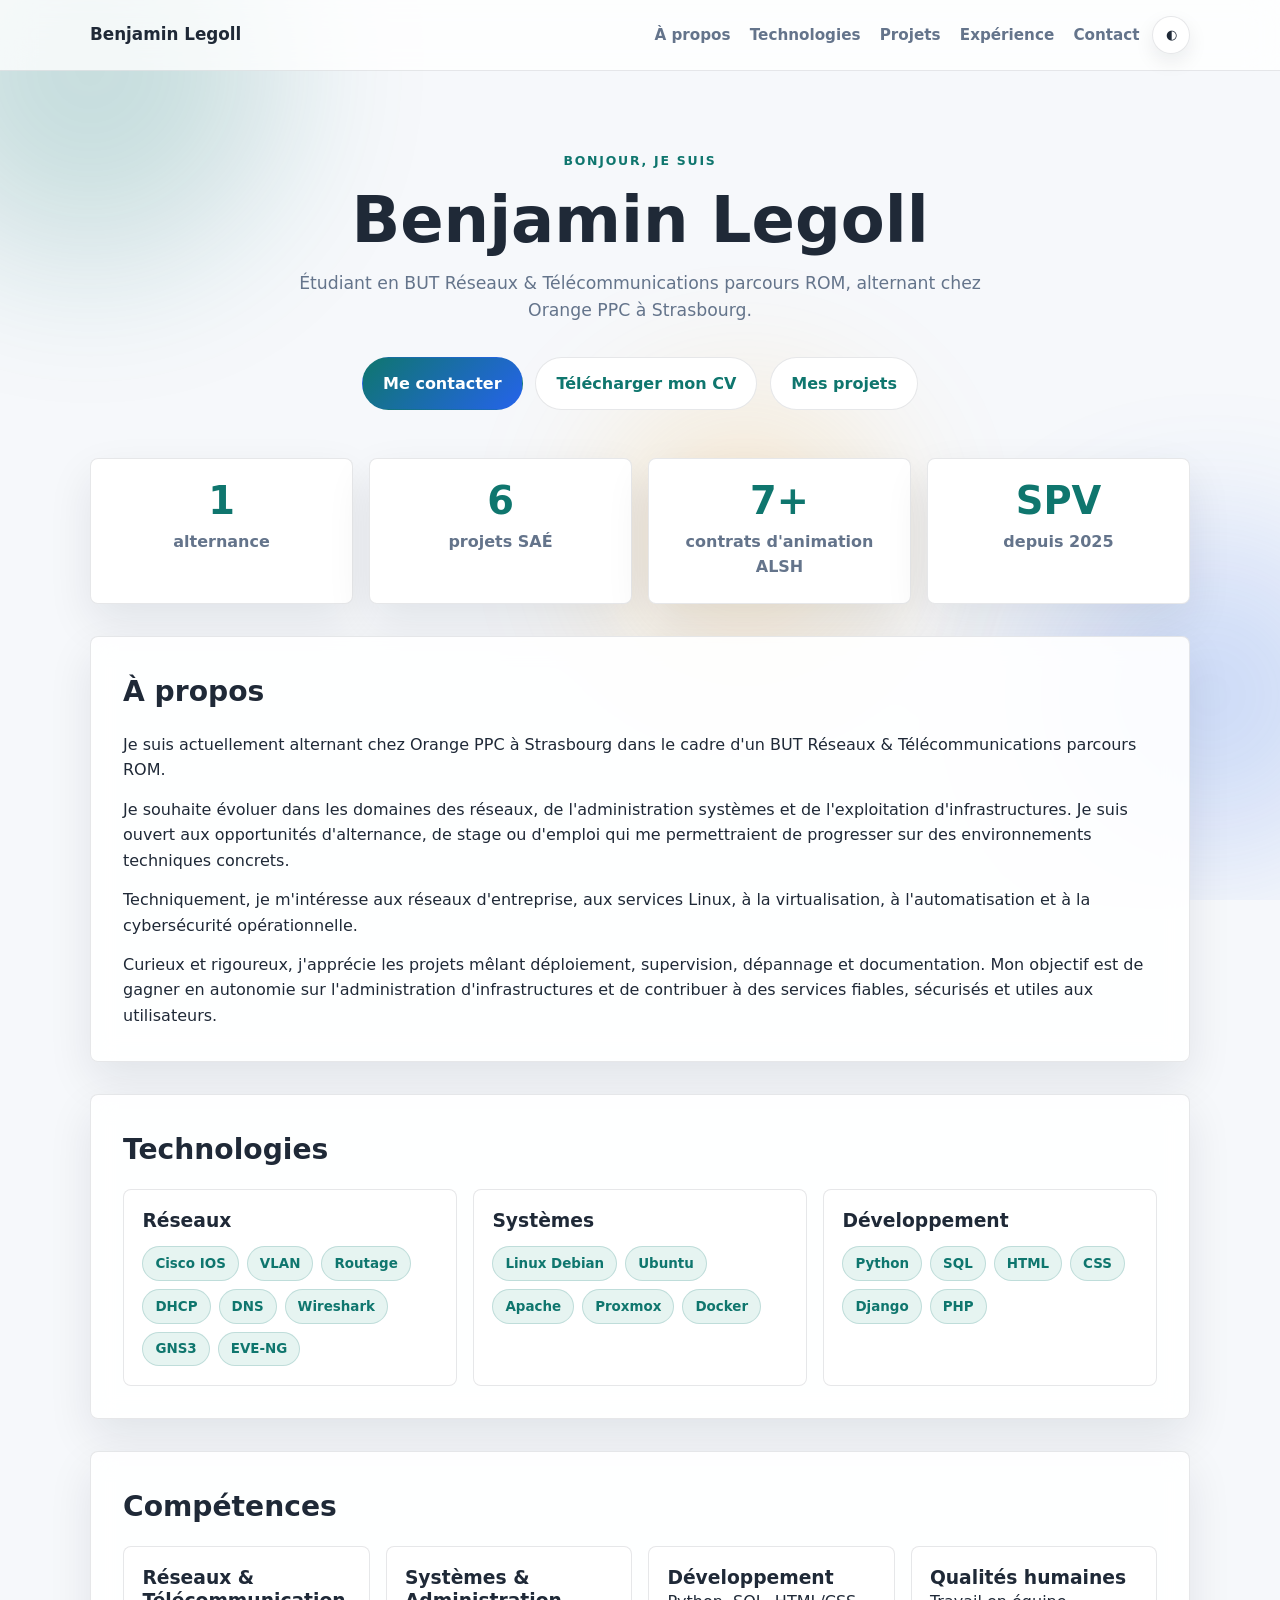
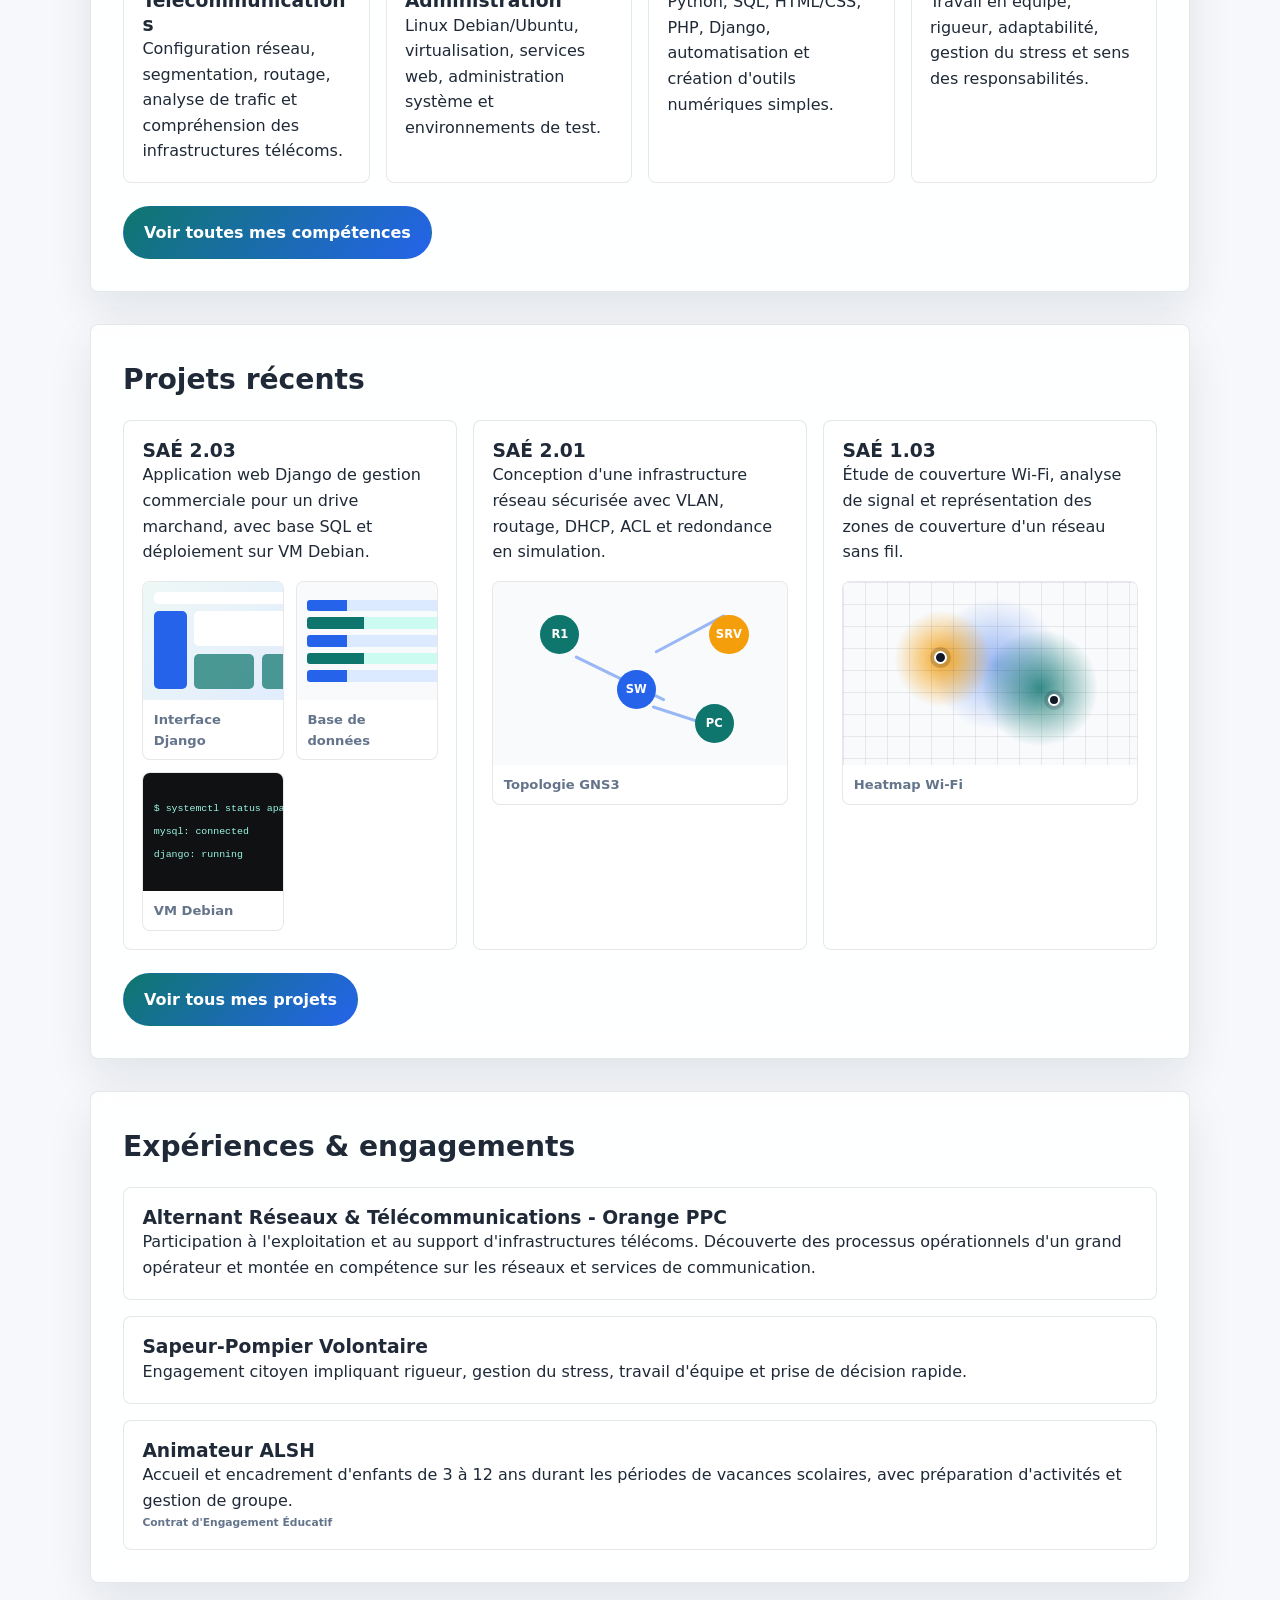
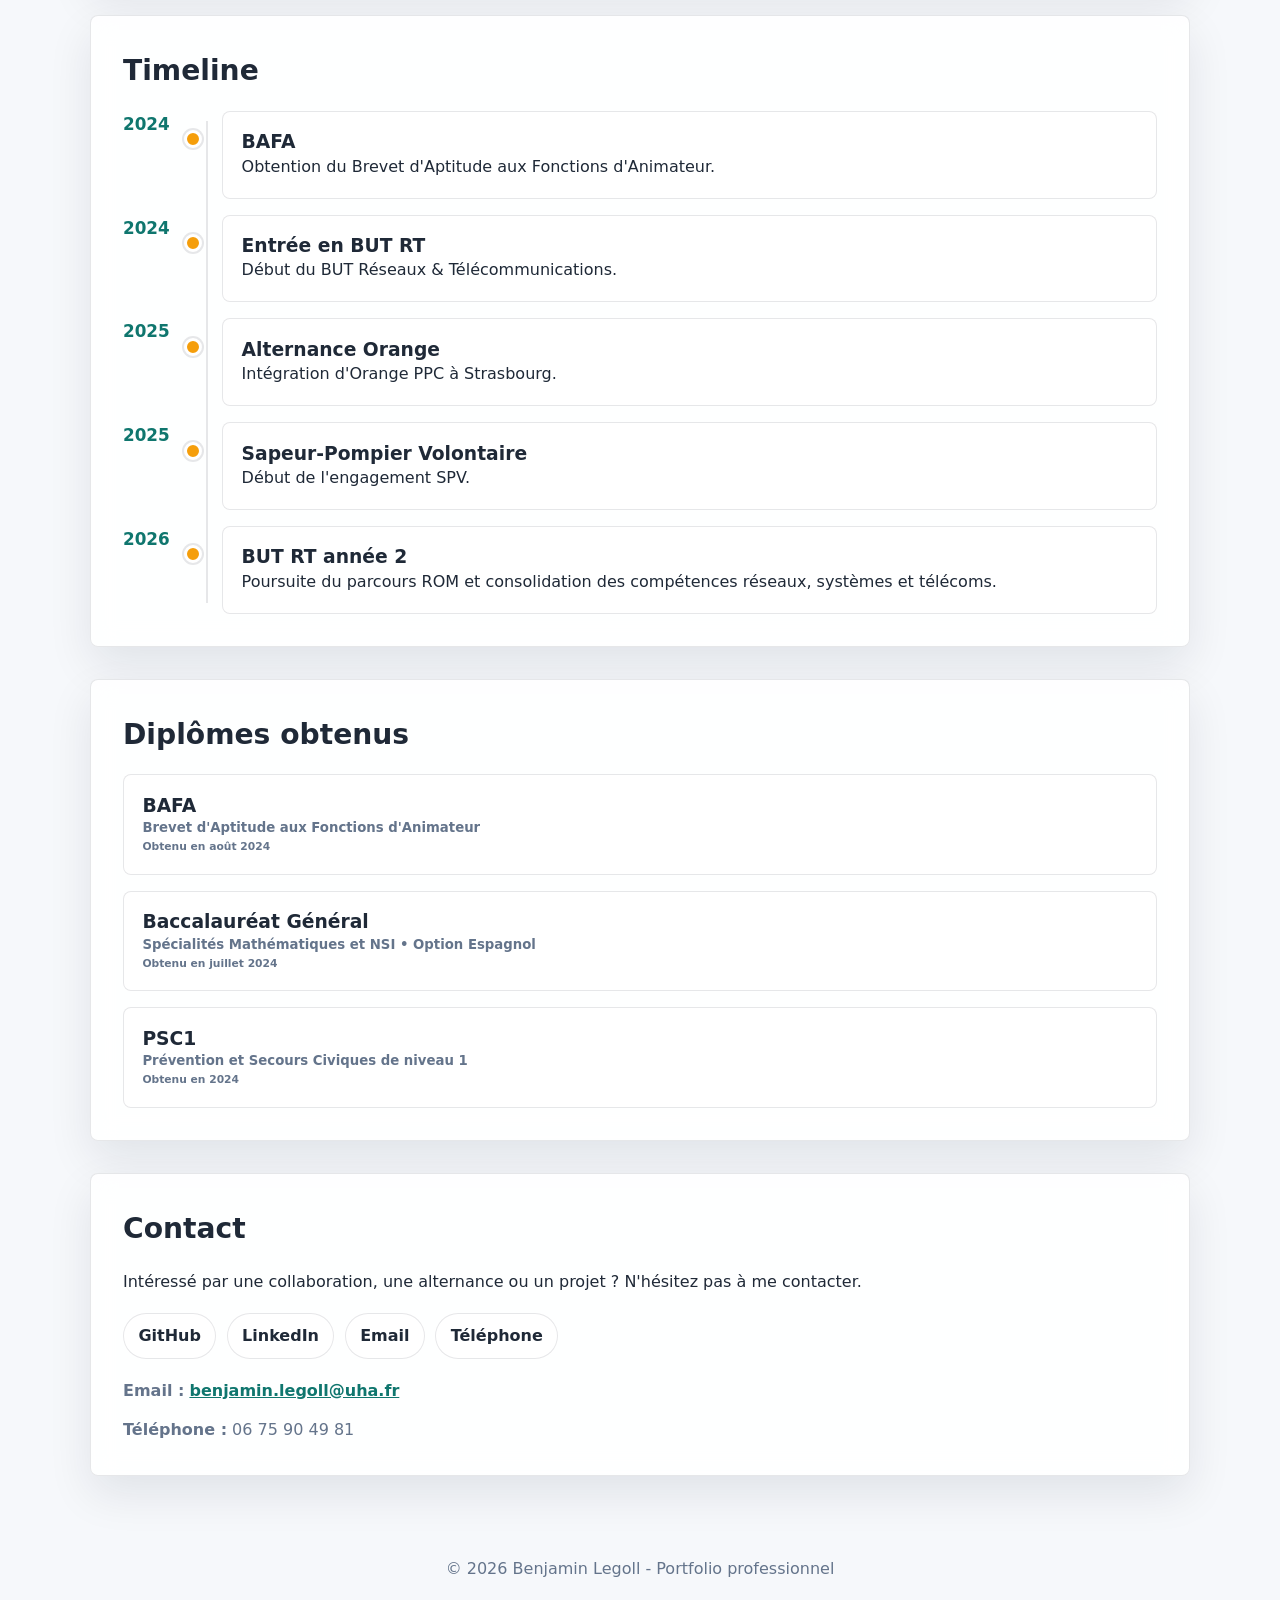
<file: index.html>
<!DOCTYPE html>
<html lang="fr">
<head>
  <meta charset="UTF-8">
  <meta name="viewport" content="width=device-width, initial-scale=1.0">
  <title>Benjamin Legoll | Portfolio</title>
  <script>
    (() => {
      const savedTheme = localStorage.getItem("theme");
      if (savedTheme === "dark" || (!savedTheme && window.matchMedia("(prefers-color-scheme: dark)").matches)) {
        document.documentElement.dataset.theme = "dark";
      }
    })();
  </script>
  <link rel="stylesheet" href="styles.css">
  <script src="theme.js" defer></script>
</head>
<body>

  <div class="background-shapes">
    <span></span>
    <span></span>
    <span></span>
  </div>

  <nav class="navbar">
    <div class="container nav-container">
      <a href="index.html" class="logo">Benjamin Legoll</a>

      <div class="nav-actions">
        <div class="nav-links">
          <a href="#a-propos">À propos</a>
          <a href="#technologies">Technologies</a>
          <a href="#projets">Projets</a>
          <a href="#experience">Expérience</a>
          <a href="#contact">Contact</a>
        </div>

        <button class="theme-toggle" type="button" data-theme-toggle aria-label="Basculer le mode sombre" title="Mode sombre">
          <span aria-hidden="true">◐</span>
        </button>
      </div>
    </div>
  </nav>

  <header class="hero">
    <div class="container">

      <p class="eyebrow">Bonjour, je suis</p>

      <h1>Benjamin Legoll</h1>

      <p class="subtitle">
        Étudiant en BUT Réseaux & Télécommunications parcours ROM, alternant chez Orange PPC à Strasbourg.
      </p>

      <div class="hero-buttons">
        <a class="btn" href="#contact">Me contacter</a>
        <a class="btn btn-secondary" href="CV_Benjamin_Legoll.pdf" target="_blank" rel="noopener noreferrer">Télécharger mon CV</a>
        <a class="btn btn-secondary" href="projects.html">Mes projets</a>
      </div>

    </div>
  </header>

  <section class="stats container" aria-label="Chiffres clés">
    <div class="stat">
      <h3>1</h3>
      <p>alternance</p>
    </div>

    <div class="stat">
      <h3>6</h3>
      <p>projets SAÉ</p>
    </div>

    <div class="stat">
      <h3>7+</h3>
      <p>contrats d'animation ALSH</p>
    </div>

    <div class="stat">
      <h3>SPV</h3>
      <p>depuis 2025</p>
    </div>
  </section>

  <main class="container">

    <section id="a-propos" class="card">
      <h2>À propos</h2>

      <p>
        Je suis actuellement alternant chez Orange PPC à Strasbourg dans le cadre d'un BUT Réseaux & Télécommunications parcours ROM.
      </p>

      <p>
        Je souhaite évoluer dans les domaines des réseaux, de l'administration systèmes et de l'exploitation d'infrastructures. Je suis ouvert aux opportunités d'alternance, de stage ou d'emploi qui me permettraient de progresser sur des environnements techniques concrets.
      </p>

      <p>
        Techniquement, je m'intéresse aux réseaux d'entreprise, aux services Linux, à la virtualisation, à l'automatisation et à la cybersécurité opérationnelle.
      </p>

      <p>
        Curieux et rigoureux, j'apprécie les projets mêlant déploiement, supervision, dépannage et documentation. Mon objectif est de gagner en autonomie sur l'administration d'infrastructures et de contribuer à des services fiables, sécurisés et utiles aux utilisateurs.
      </p>
    </section>

    <section id="technologies" class="card">
      <h2>Technologies</h2>

      <div class="tech-groups">
        <article>
          <h3>Réseaux</h3>
          <div class="badges">
            <span class="badge">Cisco IOS</span>
            <span class="badge">VLAN</span>
            <span class="badge">Routage</span>
            <span class="badge">DHCP</span>
            <span class="badge">DNS</span>
            <span class="badge">Wireshark</span>
            <span class="badge">GNS3</span>
            <span class="badge">EVE-NG</span>
          </div>
        </article>

        <article>
          <h3>Systèmes</h3>
          <div class="badges">
            <span class="badge">Linux Debian</span>
            <span class="badge">Ubuntu</span>
            <span class="badge">Apache</span>
            <span class="badge">Proxmox</span>
            <span class="badge">Docker</span>
          </div>
        </article>

        <article>
          <h3>Développement</h3>
          <div class="badges">
            <span class="badge">Python</span>
            <span class="badge">SQL</span>
            <span class="badge">HTML</span>
            <span class="badge">CSS</span>
            <span class="badge">Django</span>
            <span class="badge">PHP</span>
          </div>
        </article>
      </div>
    </section>

    <section id="competences" class="card">
      <h2>Compétences</h2>

      <div class="skills-overview">

        <article>
          <h3>Réseaux & Télécommunications</h3>
          <p>Configuration réseau, segmentation, routage, analyse de trafic et compréhension des infrastructures télécoms.</p>
        </article>

        <article>
          <h3>Systèmes & Administration</h3>
          <p>Linux Debian/Ubuntu, virtualisation, services web, administration système et environnements de test.</p>
        </article>

        <article>
          <h3>Développement</h3>
          <p>Python, SQL, HTML/CSS, PHP, Django, automatisation et création d'outils numériques simples.</p>
        </article>

        <article>
          <h3>Qualités humaines</h3>
          <p>Travail en équipe, rigueur, adaptabilité, gestion du stress et sens des responsabilités.</p>
        </article>

      </div>

      <a class="btn section-btn" href="skills.html">
        Voir toutes mes compétences
      </a>
    </section>

    <section id="projets" class="card">
      <h2>Projets récents</h2>

      <div class="projects-overview">

        <article>
          <h3>SAÉ 2.03</h3>
          <p>Application web Django de gestion commerciale pour un drive marchand, avec base SQL et déploiement sur VM Debian.</p>

          <div class="project-captures">
            <figure class="project-shot">
              <div class="shot-frame shot-dashboard" aria-hidden="true">
                <span class="shot-topbar"></span>
                <span class="shot-sidebar"></span>
                <span class="shot-card-wide"></span>
                <span class="shot-card-small"></span>
                <span class="shot-card-small"></span>
              </div>
              <figcaption>Interface Django</figcaption>
            </figure>

            <figure class="project-shot">
              <div class="shot-frame shot-table" aria-hidden="true">
                <span></span>
                <span></span>
                <span></span>
                <span></span>
                <span></span>
              </div>
              <figcaption>Base de données</figcaption>
            </figure>

            <figure class="project-shot">
              <div class="shot-frame shot-terminal" aria-hidden="true">
                <span>$ systemctl status apache2</span>
                <span>mysql: connected</span>
                <span>django: running</span>
              </div>
              <figcaption>VM Debian</figcaption>
            </figure>
          </div>
        </article>

        <article>
          <h3>SAÉ 2.01</h3>
          <p>Conception d'une infrastructure réseau sécurisée avec VLAN, routage, DHCP, ACL et redondance en simulation.</p>

          <div class="project-captures">
            <figure class="project-shot">
              <div class="shot-frame shot-network" aria-hidden="true">
                <span class="link link-a"></span>
                <span class="link link-b"></span>
                <span class="link link-c"></span>
                <span class="node node-a">R1</span>
                <span class="node node-b">SW</span>
                <span class="node node-c">SRV</span>
                <span class="node node-d">PC</span>
              </div>
              <figcaption>Topologie GNS3</figcaption>
            </figure>
          </div>
        </article>

        <article>
          <h3>SAÉ 1.03</h3>
          <p>Étude de couverture Wi-Fi, analyse de signal et représentation des zones de couverture d'un réseau sans fil.</p>

          <div class="project-captures">
            <figure class="project-shot">
              <div class="shot-frame shot-heatmap" aria-hidden="true">
                <span class="map-grid"></span>
                <span class="access-point access-a"></span>
                <span class="access-point access-b"></span>
              </div>
              <figcaption>Heatmap Wi-Fi</figcaption>
            </figure>
          </div>
        </article>

      </div>

      <a class="btn section-btn" href="projects.html">
        Voir tous mes projets
      </a>
    </section>

    <section id="experience" class="card">
      <h2>Expériences & engagements</h2>

      <div class="experience-list">

        <article>
          <h3>Alternant Réseaux & Télécommunications - Orange PPC</h3>
          <p>
            Participation à l'exploitation et au support d'infrastructures télécoms.
            Découverte des processus opérationnels d'un grand opérateur et montée en compétence sur les réseaux et services de communication.
          </p>
        </article>

        <article>
          <h3>Sapeur-Pompier Volontaire</h3>
          <p>
            Engagement citoyen impliquant rigueur, gestion du stress,
            travail d'équipe et prise de décision rapide.
          </p>
        </article>

        <article>
          <h3>Animateur ALSH</h3>
          <p>
            Accueil et encadrement d'enfants de 3 à 12 ans durant les périodes de vacances scolaires, avec préparation d'activités et gestion de groupe.
          </p>
          <h6>Contrat d'Engagement Éducatif</h6>
        </article>

      </div>
    </section>

    <section id="timeline" class="card">
      <h2>Timeline</h2>

      <div class="timeline">
        <article class="timeline-item">
          <span class="timeline-year">2024</span>
          <div class="timeline-content">
            <h3>BAFA</h3>
            <p>Obtention du Brevet d'Aptitude aux Fonctions d'Animateur.</p>
          </div>
        </article>

        <article class="timeline-item">
          <span class="timeline-year">2024</span>
          <div class="timeline-content">
            <h3>Entrée en BUT RT</h3>
            <p>Début du BUT Réseaux & Télécommunications.</p>
          </div>
        </article>

        <article class="timeline-item">
          <span class="timeline-year">2025</span>
          <div class="timeline-content">
            <h3>Alternance Orange</h3>
            <p>Intégration d'Orange PPC à Strasbourg.</p>
          </div>
        </article>

        <article class="timeline-item">
          <span class="timeline-year">2025</span>
          <div class="timeline-content">
            <h3>Sapeur-Pompier Volontaire</h3>
            <p>Début de l'engagement SPV.</p>
          </div>
        </article>

        <article class="timeline-item">
          <span class="timeline-year">2026</span>
          <div class="timeline-content">
            <h3>BUT RT année 2</h3>
            <p>Poursuite du parcours ROM et consolidation des compétences réseaux, systèmes et télécoms.</p>
          </div>
        </article>
      </div>
    </section>

    <section id="diplomes" class="card">
      <h2>Diplômes obtenus</h2>

      <div class="exam-list">

        <article>
          <h3>BAFA</h3>
          <h5>Brevet d'Aptitude aux Fonctions d'Animateur</h5>
          <h6>Obtenu en août 2024</h6>
        </article>

        <article>
          <h3>Baccalauréat Général</h3>
          <h5>Spécialités Mathématiques et NSI • Option Espagnol</h5>
          <h6>Obtenu en juillet 2024</h6>
        </article>

        <article>
          <h3>PSC1</h3>
          <h5>Prévention et Secours Civiques de niveau 1</h5>
          <h6>Obtenu en 2024</h6>
        </article>

      </div>
    </section>

    <section id="contact" class="card contact-card">
      <h2>Contact</h2>

      <p>
        Intéressé par une collaboration, une alternance ou un projet ?
        N'hésitez pas à me contacter.
      </p>

      <div class="contact-links">
        <a href="https://github.com/glufy100" target="_blank" rel="noopener noreferrer">GitHub</a>
        <a href="https://www.linkedin.com/in/benjamin-legoll/" target="_blank" rel="noopener noreferrer">LinkedIn</a>
        <a href="mailto:benjamin.legoll@uha.fr">Email</a>
        <a href="tel:+33675904981">Téléphone</a>
      </div>

      <p class="contact-detail">
        <strong>Email :</strong> <a href="mailto:benjamin.legoll@uha.fr">benjamin.legoll@uha.fr</a>
      </p>

      <p class="contact-detail">
        <strong>Téléphone :</strong> 06 75 90 49 81
      </p>
    </section>

  </main>

  <footer class="footer">
    <p>© 2026 Benjamin Legoll - Portfolio professionnel</p>
  </footer>

</body>
</html>
</file>
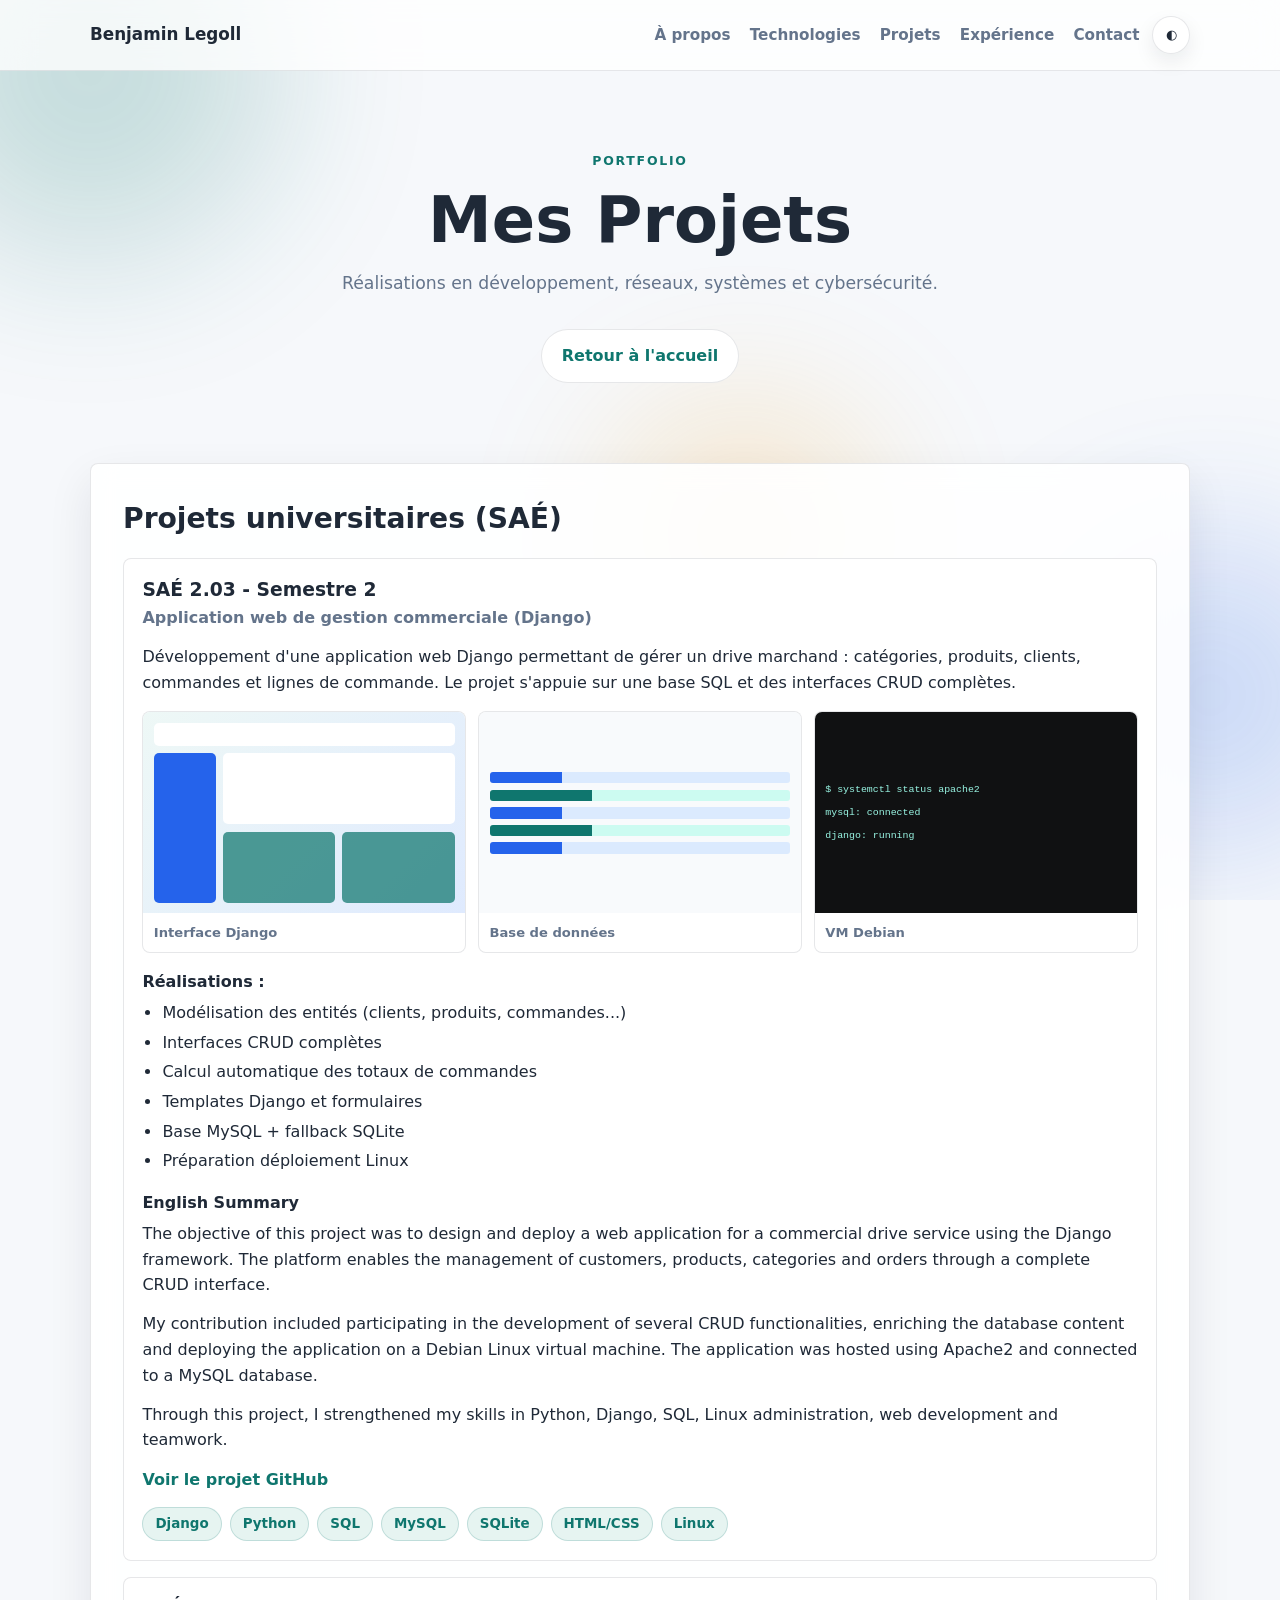
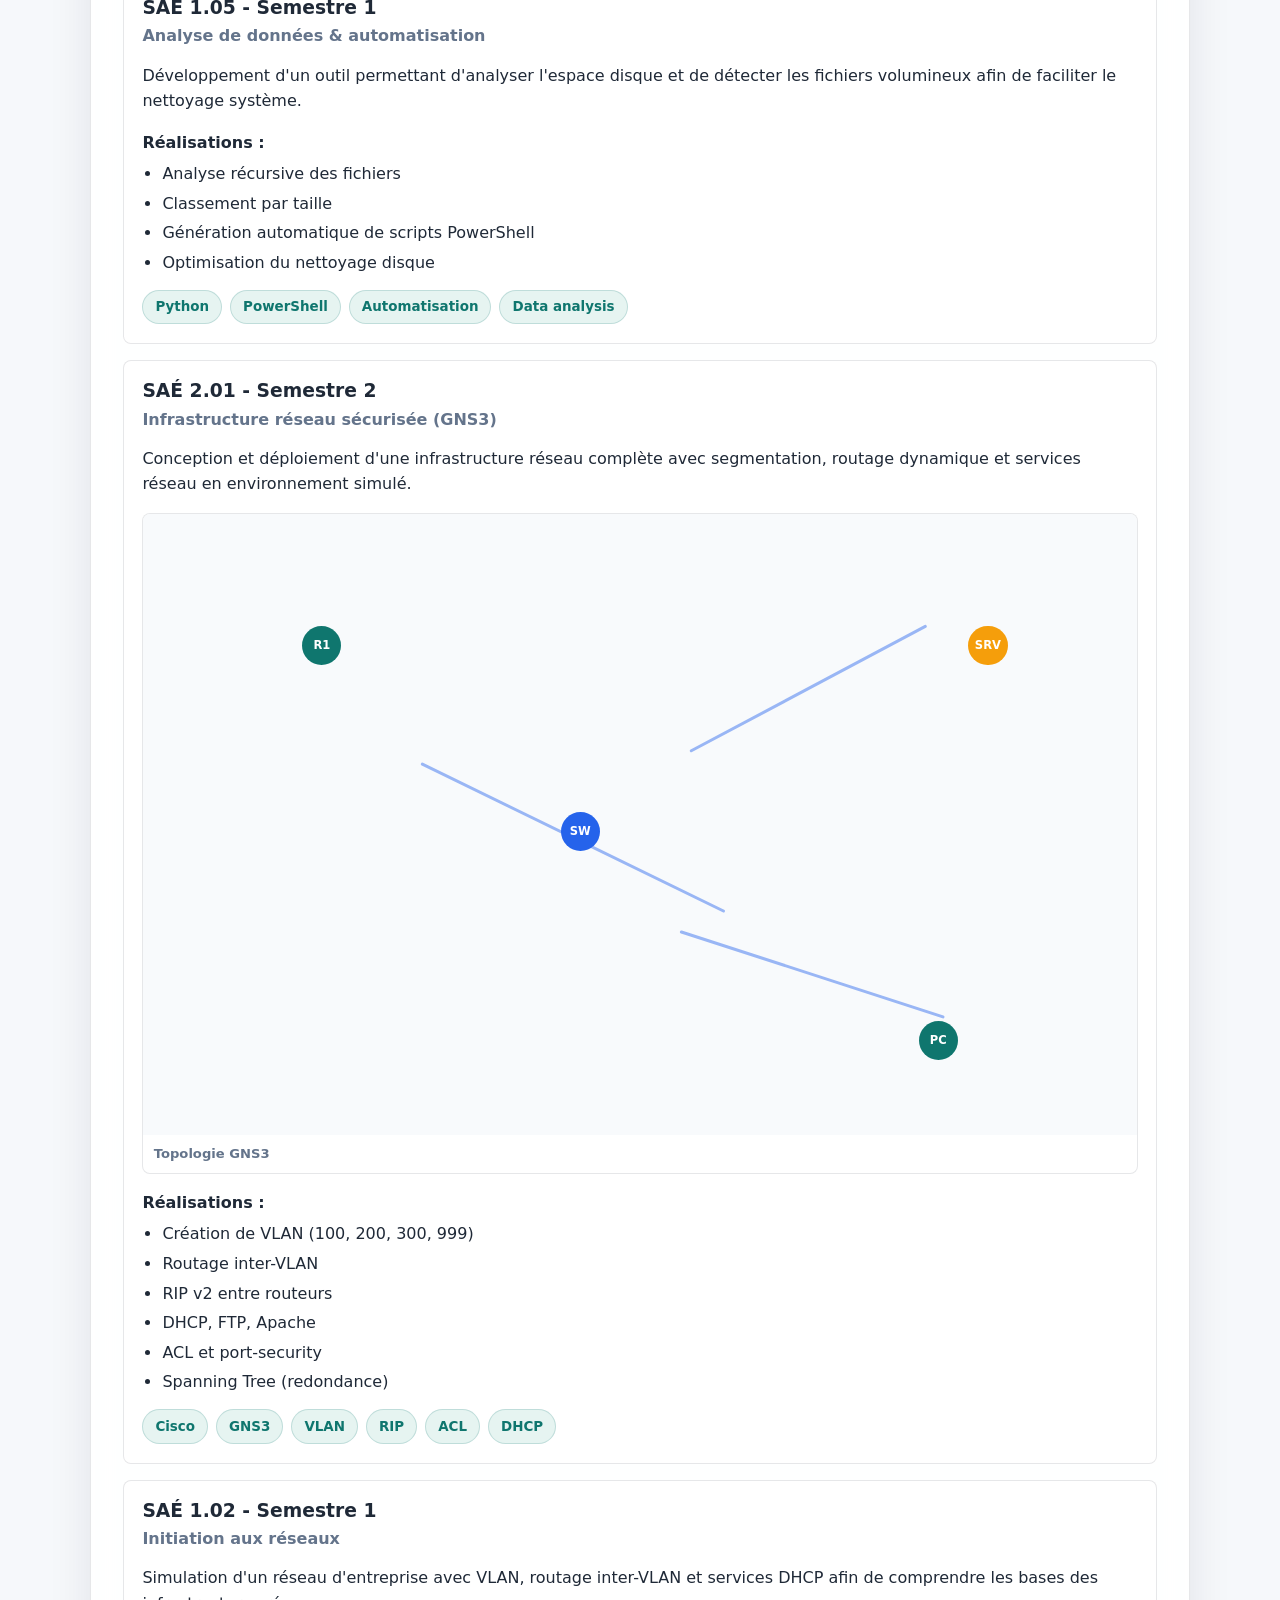
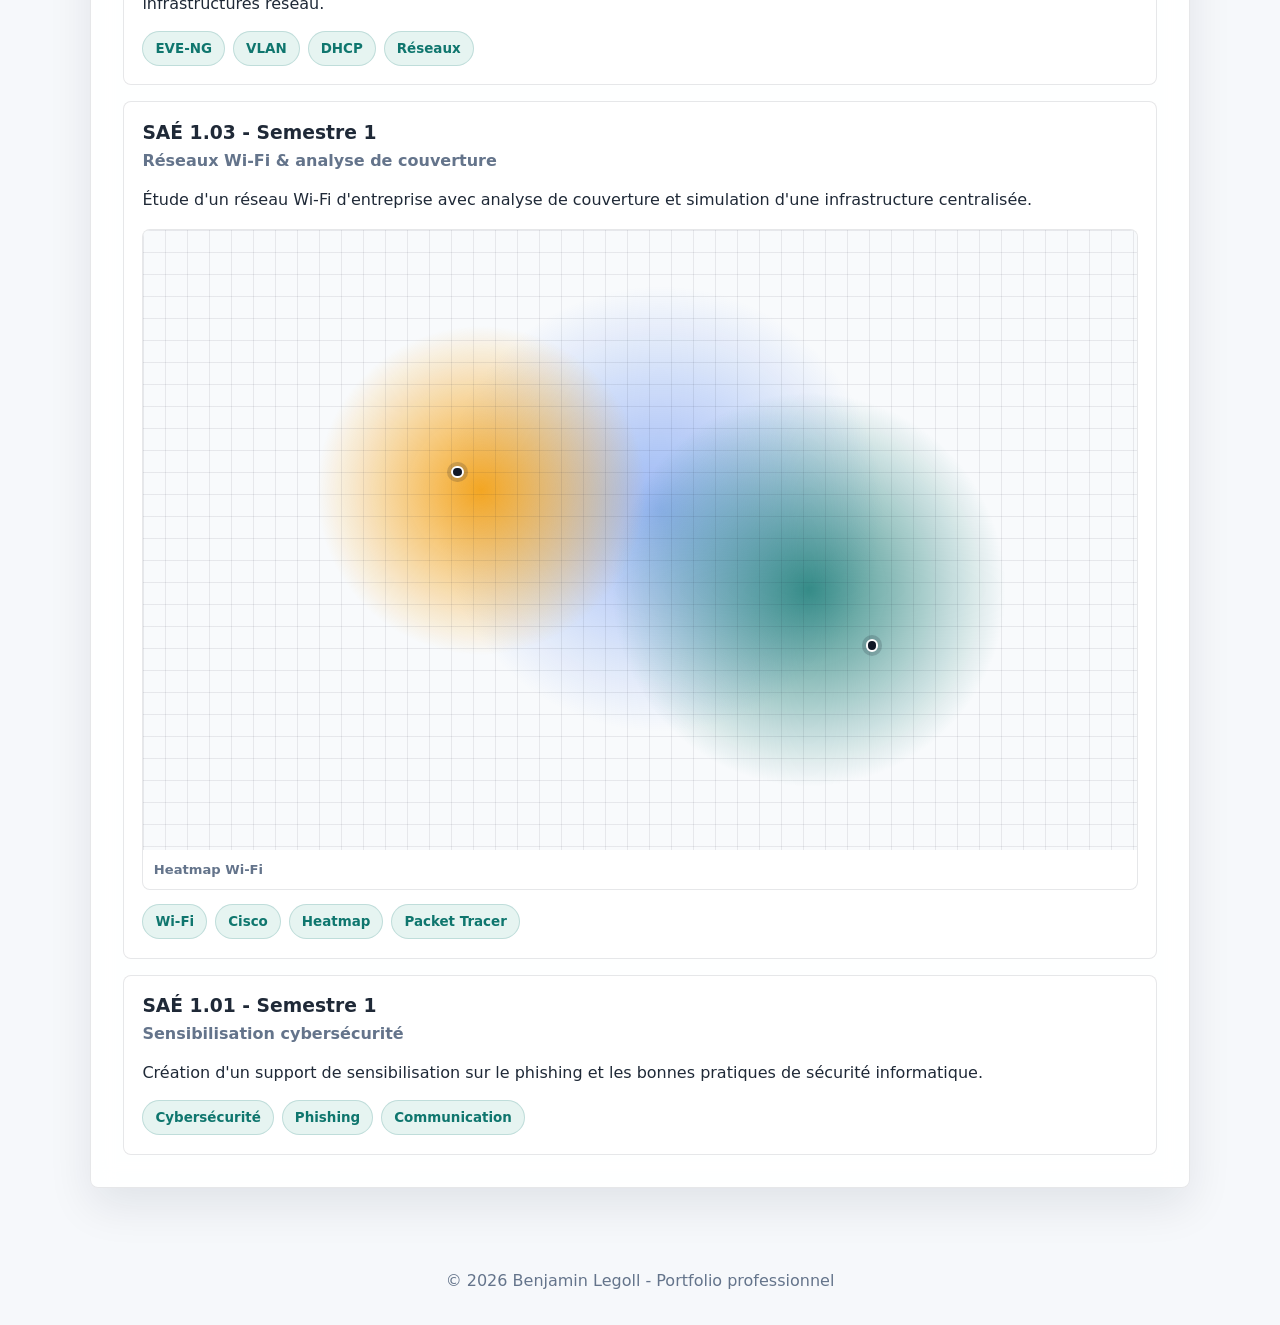
<file: projects.html>
﻿<!DOCTYPE html>
<html lang="fr">
<head>
  <meta charset="UTF-8">
  <meta name="viewport" content="width=device-width, initial-scale=1.0">
  <title>Mes Projets | Benjamin Legoll</title>
  <script>
    (() => {
      const savedTheme = localStorage.getItem("theme");
      if (savedTheme === "dark" || (!savedTheme && window.matchMedia("(prefers-color-scheme: dark)").matches)) {
        document.documentElement.dataset.theme = "dark";
      }
    })();
  </script>
  <link rel="stylesheet" href="styles.css">
  <script src="theme.js" defer></script>
</head>
<body>

  <div class="background-shapes">
    <span></span>
    <span></span>
    <span></span>
  </div>

  <nav class="navbar">
    <div class="container nav-container">
      <a href="index.html" class="logo">Benjamin Legoll</a>

      <div class="nav-actions">
        <div class="nav-links">
          <a href="index.html#a-propos">À propos</a>
          <a href="index.html#technologies">Technologies</a>
          <a href="index.html#projets">Projets</a>
          <a href="index.html#experience">Expérience</a>
          <a href="index.html#contact">Contact</a>
        </div>

        <button class="theme-toggle" type="button" data-theme-toggle aria-label="Basculer le mode sombre" title="Mode sombre">
          <span aria-hidden="true">◐</span>
        </button>
      </div>
    </div>
  </nav>

  <header class="hero">
    <div class="container">

      <p class="eyebrow">Portfolio</p>
      <h1>Mes Projets</h1>

      <p class="subtitle">
        Réalisations en développement, réseaux, systèmes et cybersécurité.
      </p>

      <div class="hero-buttons">
        <a class="btn btn-secondary" href="index.html">Retour à l'accueil</a>
      </div>

    </div>
  </header>

  <main class="container">

    <section class="card">
      <h2>Projets universitaires (SAÉ)</h2>

      <div class="project-list">

        <article class="project-card">
          <h3>SAÉ 2.03 - Semestre 2</h3>

          <p class="project-subtitle">
            Application web de gestion commerciale (Django)
          </p>

          <p>
            Développement d'une application web Django permettant de gérer un drive marchand :
            catégories, produits, clients, commandes et lignes de commande. Le projet s'appuie
            sur une base SQL et des interfaces CRUD complètes.
          </p>

          <div class="project-captures">
            <figure class="project-shot">
              <div class="shot-frame shot-dashboard" aria-hidden="true">
                <span class="shot-topbar"></span>
                <span class="shot-sidebar"></span>
                <span class="shot-card-wide"></span>
                <span class="shot-card-small"></span>
                <span class="shot-card-small"></span>
              </div>
              <figcaption>Interface Django</figcaption>
            </figure>

            <figure class="project-shot">
              <div class="shot-frame shot-table" aria-hidden="true">
                <span></span>
                <span></span>
                <span></span>
                <span></span>
                <span></span>
              </div>
              <figcaption>Base de données</figcaption>
            </figure>

            <figure class="project-shot">
              <div class="shot-frame shot-terminal" aria-hidden="true">
                <span>$ systemctl status apache2</span>
                <span>mysql: connected</span>
                <span>django: running</span>
              </div>
              <figcaption>VM Debian</figcaption>
            </figure>
          </div>

          <h4>Réalisations :</h4>
          <ul>
            <li>Modélisation des entités (clients, produits, commandes...)</li>
            <li>Interfaces CRUD complètes</li>
            <li>Calcul automatique des totaux de commandes</li>
            <li>Templates Django et formulaires</li>
            <li>Base MySQL + fallback SQLite</li>
            <li>Préparation déploiement Linux</li>
          </ul>

          <h4>English Summary</h4>

          <p>
            The objective of this project was to design and deploy a web application for a commercial drive service using the Django framework.
            The platform enables the management of customers, products, categories and orders through a complete CRUD interface.
          </p>

          <p>
            My contribution included participating in the development of several CRUD functionalities, enriching the database content and deploying the application on a Debian Linux virtual machine.
            The application was hosted using Apache2 and connected to a MySQL database.
          </p>

          <p>
            Through this project, I strengthened my skills in Python, Django, SQL, Linux administration, web development and teamwork.
          </p>

          <a class="project-link"
             href="https://github.com/glufy100/SAE203"
             target="_blank"
             rel="noopener noreferrer">
            Voir le projet GitHub
          </a>

          <div class="tags">
            <span class="tag">Django</span>
            <span class="tag">Python</span>
            <span class="tag">SQL</span>
            <span class="tag">MySQL</span>
            <span class="tag">SQLite</span>
            <span class="tag">HTML/CSS</span>
            <span class="tag">Linux</span>
          </div>
        </article>

        <article class="project-card">
          <h3>SAÉ 1.05 - Semestre 1</h3>

          <p class="project-subtitle">
            Analyse de données & automatisation
          </p>

          <p>
            Développement d'un outil permettant d'analyser l'espace disque et de détecter
            les fichiers volumineux afin de faciliter le nettoyage système.
          </p>

          <h4>Réalisations :</h4>
          <ul>
            <li>Analyse récursive des fichiers</li>
            <li>Classement par taille</li>
            <li>Génération automatique de scripts PowerShell</li>
            <li>Optimisation du nettoyage disque</li>
          </ul>

          <div class="tags">
            <span class="tag">Python</span>
            <span class="tag">PowerShell</span>
            <span class="tag">Automatisation</span>
            <span class="tag">Data analysis</span>
          </div>
        </article>

        <article class="project-card">
          <h3>SAÉ 2.01 - Semestre 2</h3>

          <p class="project-subtitle">
            Infrastructure réseau sécurisée (GNS3)
          </p>

          <p>
            Conception et déploiement d'une infrastructure réseau complète avec segmentation,
            routage dynamique et services réseau en environnement simulé.
          </p>

          <div class="project-captures">
            <figure class="project-shot">
              <div class="shot-frame shot-network" aria-hidden="true">
                <span class="link link-a"></span>
                <span class="link link-b"></span>
                <span class="link link-c"></span>
                <span class="node node-a">R1</span>
                <span class="node node-b">SW</span>
                <span class="node node-c">SRV</span>
                <span class="node node-d">PC</span>
              </div>
              <figcaption>Topologie GNS3</figcaption>
            </figure>
          </div>

          <h4>Réalisations :</h4>
          <ul>
            <li>Création de VLAN (100, 200, 300, 999)</li>
            <li>Routage inter-VLAN</li>
            <li>RIP v2 entre routeurs</li>
            <li>DHCP, FTP, Apache</li>
            <li>ACL et port-security</li>
            <li>Spanning Tree (redondance)</li>
          </ul>

          <div class="tags">
            <span class="tag">Cisco</span>
            <span class="tag">GNS3</span>
            <span class="tag">VLAN</span>
            <span class="tag">RIP</span>
            <span class="tag">ACL</span>
            <span class="tag">DHCP</span>
          </div>
        </article>

        <article class="project-card">
          <h3>SAÉ 1.02 - Semestre 1</h3>

          <p class="project-subtitle">
            Initiation aux réseaux
          </p>

          <p>
            Simulation d'un réseau d'entreprise avec VLAN, routage inter-VLAN et services DHCP
            afin de comprendre les bases des infrastructures réseau.
          </p>

          <div class="tags">
            <span class="tag">EVE-NG</span>
            <span class="tag">VLAN</span>
            <span class="tag">DHCP</span>
            <span class="tag">Réseaux</span>
          </div>
        </article>

        <article class="project-card">
          <h3>SAÉ 1.03 - Semestre 1</h3>

          <p class="project-subtitle">
            Réseaux Wi-Fi & analyse de couverture
          </p>

          <p>
            Étude d'un réseau Wi-Fi d'entreprise avec analyse de couverture et simulation
            d'une infrastructure centralisée.
          </p>

          <div class="project-captures">
            <figure class="project-shot">
              <div class="shot-frame shot-heatmap" aria-hidden="true">
                <span class="map-grid"></span>
                <span class="access-point access-a"></span>
                <span class="access-point access-b"></span>
              </div>
              <figcaption>Heatmap Wi-Fi</figcaption>
            </figure>
          </div>

          <div class="tags">
            <span class="tag">Wi-Fi</span>
            <span class="tag">Cisco</span>
            <span class="tag">Heatmap</span>
            <span class="tag">Packet Tracer</span>
          </div>
        </article>

        <article class="project-card">
          <h3>SAÉ 1.01 - Semestre 1</h3>

          <p class="project-subtitle">
            Sensibilisation cybersécurité
          </p>

          <p>
            Création d'un support de sensibilisation sur le phishing et les bonnes pratiques
            de sécurité informatique.
          </p>

          <div class="tags">
            <span class="tag">Cybersécurité</span>
            <span class="tag">Phishing</span>
            <span class="tag">Communication</span>
          </div>
        </article>

      </div>
    </section>

  </main>

  <footer class="footer">
    <p>© 2026 Benjamin Legoll - Portfolio professionnel</p>
  </footer>

</body>
</html>
</file>
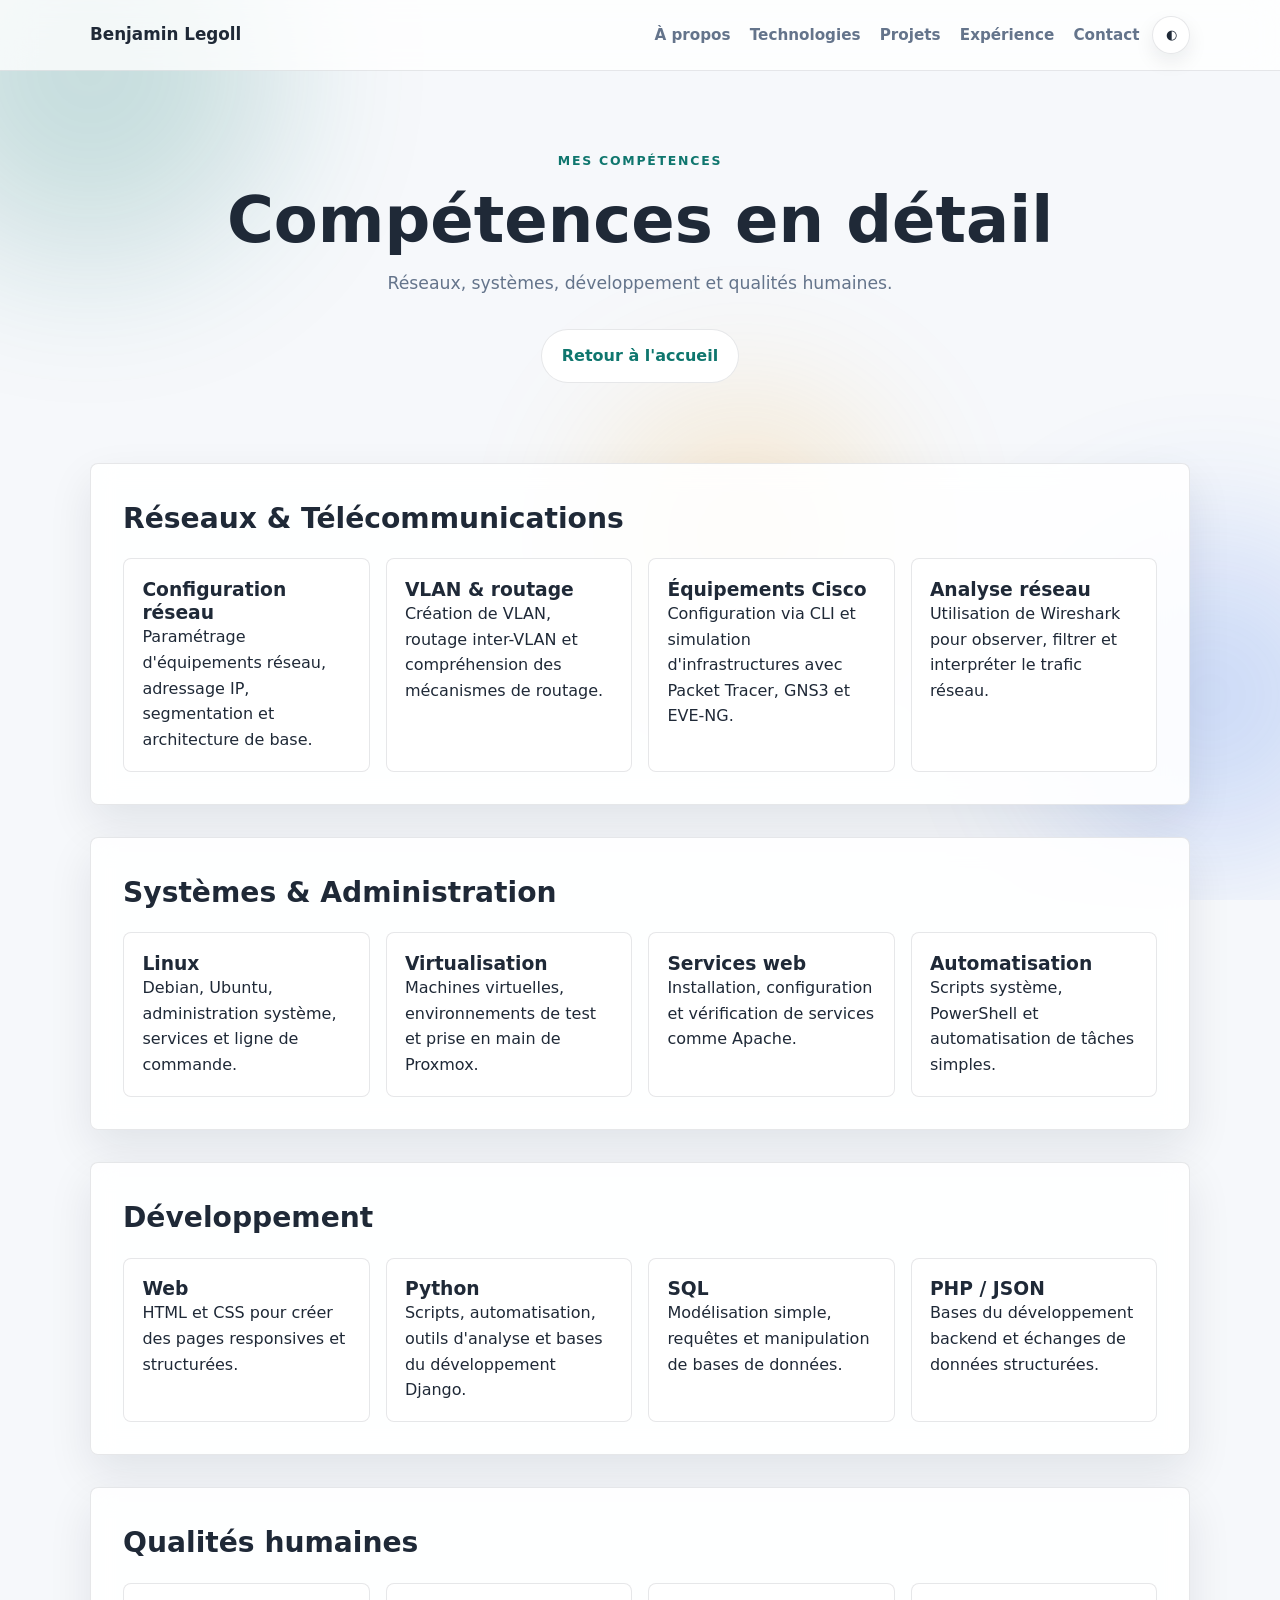
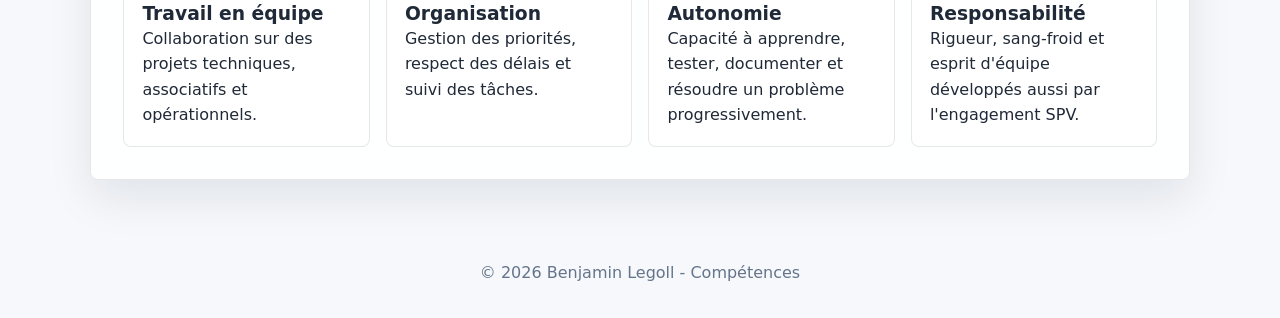
<file: skills.html>
<!DOCTYPE html>
<html lang="fr">
<head>
  <meta charset="UTF-8">
  <meta name="viewport" content="width=device-width, initial-scale=1.0">
  <title>Compétences | Benjamin Legoll</title>
  <script>
    (() => {
      const savedTheme = localStorage.getItem("theme");
      if (savedTheme === "dark" || (!savedTheme && window.matchMedia("(prefers-color-scheme: dark)").matches)) {
        document.documentElement.dataset.theme = "dark";
      }
    })();
  </script>
  <link rel="stylesheet" href="styles.css">
  <script src="theme.js" defer></script>
</head>
<body>

  <div class="background-shapes">
    <span></span>
    <span></span>
    <span></span>
  </div>

  <nav class="navbar">
    <div class="container nav-container">
      <a href="index.html" class="logo">Benjamin Legoll</a>

      <div class="nav-actions">
        <div class="nav-links">
          <a href="index.html#a-propos">À propos</a>
          <a href="index.html#technologies">Technologies</a>
          <a href="index.html#projets">Projets</a>
          <a href="index.html#experience">Expérience</a>
          <a href="index.html#contact">Contact</a>
        </div>

        <button class="theme-toggle" type="button" data-theme-toggle aria-label="Basculer le mode sombre" title="Mode sombre">
          <span aria-hidden="true">◐</span>
        </button>
      </div>
    </div>
  </nav>

  <header class="hero">
    <div class="container">

      <p class="eyebrow">Mes compétences</p>
      <h1>Compétences en détail</h1>

      <p class="subtitle">
        Réseaux, systèmes, développement et qualités humaines.
      </p>

      <div class="hero-buttons">
        <a class="btn btn-secondary" href="index.html">Retour à l'accueil</a>
      </div>

    </div>
  </header>

  <main class="container">

    <section class="card">

      <h2>Réseaux & Télécommunications</h2>

      <div class="skills-overview">

        <article>
          <h3>Configuration réseau</h3>
          <p>Paramétrage d'équipements réseau, adressage IP, segmentation et architecture de base.</p>
        </article>

        <article>
          <h3>VLAN & routage</h3>
          <p>Création de VLAN, routage inter-VLAN et compréhension des mécanismes de routage.</p>
        </article>

        <article>
          <h3>Équipements Cisco</h3>
          <p>Configuration via CLI et simulation d'infrastructures avec Packet Tracer, GNS3 et EVE-NG.</p>
        </article>

        <article>
          <h3>Analyse réseau</h3>
          <p>Utilisation de Wireshark pour observer, filtrer et interpréter le trafic réseau.</p>
        </article>

      </div>

    </section>

    <section class="card">

      <h2>Systèmes & Administration</h2>

      <div class="skills-overview">

        <article>
          <h3>Linux</h3>
          <p>Debian, Ubuntu, administration système, services et ligne de commande.</p>
        </article>

        <article>
          <h3>Virtualisation</h3>
          <p>Machines virtuelles, environnements de test et prise en main de Proxmox.</p>
        </article>

        <article>
          <h3>Services web</h3>
          <p>Installation, configuration et vérification de services comme Apache.</p>
        </article>

        <article>
          <h3>Automatisation</h3>
          <p>Scripts système, PowerShell et automatisation de tâches simples.</p>
        </article>

      </div>

    </section>

    <section class="card">

      <h2>Développement</h2>

      <div class="skills-overview">

        <article>
          <h3>Web</h3>
          <p>HTML et CSS pour créer des pages responsives et structurées.</p>
        </article>

        <article>
          <h3>Python</h3>
          <p>Scripts, automatisation, outils d'analyse et bases du développement Django.</p>
        </article>

        <article>
          <h3>SQL</h3>
          <p>Modélisation simple, requêtes et manipulation de bases de données.</p>
        </article>

        <article>
          <h3>PHP / JSON</h3>
          <p>Bases du développement backend et échanges de données structurées.</p>
        </article>

      </div>

    </section>

    <section class="card">

      <h2>Qualités humaines</h2>

      <div class="skills-overview">

        <article>
          <h3>Travail en équipe</h3>
          <p>Collaboration sur des projets techniques, associatifs et opérationnels.</p>
        </article>

        <article>
          <h3>Organisation</h3>
          <p>Gestion des priorités, respect des délais et suivi des tâches.</p>
        </article>

        <article>
          <h3>Autonomie</h3>
          <p>Capacité à apprendre, tester, documenter et résoudre un problème progressivement.</p>
        </article>

        <article>
          <h3>Responsabilité</h3>
          <p>Rigueur, sang-froid et esprit d'équipe développés aussi par l'engagement SPV.</p>
        </article>

      </div>

    </section>

  </main>

  <footer class="footer">
    <p>© 2026 Benjamin Legoll - Compétences</p>
  </footer>

</body>
</html>
</file>
<file: styles.css>
:root {
  --primary: #0f766e;
  --secondary: #2563eb;
  --accent: #f59e0b;
  --text: #1f2937;
  --muted: #64748b;
  --bg: #f6f8fb;
  --card: rgba(255, 255, 255, 0.9);
  --surface: #ffffff;
  --surface-soft: #eef6f5;
  --border: rgba(15, 23, 42, 0.1);
  --nav-bg: rgba(255, 255, 255, 0.78);
  --shadow: 0 18px 45px rgba(15, 23, 42, 0.09);
  --tag-bg: #e6f4f1;
  --tag-text: #0f766e;
  --radius: 8px;
}

:root[data-theme="dark"] {
  --primary: #2dd4bf;
  --secondary: #60a5fa;
  --accent: #fbbf24;
  --text: #f4f4f5;
  --muted: #c2c7cf;
  --bg: #101112;
  --card: rgba(28, 30, 31, 0.9);
  --surface: #181a1b;
  --surface-soft: #202426;
  --border: rgba(255, 255, 255, 0.12);
  --nav-bg: rgba(16, 17, 18, 0.82);
  --shadow: 0 18px 45px rgba(0, 0, 0, 0.34);
  --tag-bg: rgba(45, 212, 191, 0.14);
  --tag-text: #99f6e4;
}

* {
  box-sizing: border-box;
  margin: 0;
  padding: 0;
}

html {
  scroll-behavior: smooth;
  -webkit-text-size-adjust: 100%;
  text-size-adjust: 100%;
}

body {
  min-height: 100vh;
  font-family: system-ui, -apple-system, BlinkMacSystemFont, "Segoe UI", sans-serif;
  background: var(--bg);
  color: var(--text);
  line-height: 1.6;
  overflow-x: hidden;
  transition: background 0.25s ease, color 0.25s ease;
}

a {
  color: inherit;
}

img,
svg,
video,
canvas {
  max-width: 100%;
}

.background-shapes {
  position: fixed;
  inset: 0;
  z-index: -1;
  overflow: hidden;
}

.background-shapes span {
  position: absolute;
  border-radius: 50%;
  filter: blur(80px);
  opacity: 0.2;
  animation: float 18s infinite ease-in-out;
}

.background-shapes span:nth-child(1) {
  width: 380px;
  height: 380px;
  background: var(--primary);
  top: -120px;
  left: -100px;
}

.background-shapes span:nth-child(2) {
  width: 320px;
  height: 320px;
  background: var(--secondary);
  bottom: 5%;
  right: -90px;
}

.background-shapes span:nth-child(3) {
  width: 260px;
  height: 260px;
  background: var(--accent);
  top: 45%;
  left: 48%;
}

@keyframes float {
  0% {
    transform: translateY(0);
  }

  50% {
    transform: translateY(-34px);
  }

  100% {
    transform: translateY(0);
  }
}

.navbar {
  position: sticky;
  top: 0;
  z-index: 1000;
  background: var(--nav-bg);
  border-bottom: 1px solid var(--border);
  backdrop-filter: blur(16px);
}

.nav-container {
  display: flex;
  justify-content: space-between;
  align-items: center;
  gap: 1rem;
  flex-wrap: wrap;
  padding: 1rem 0;
}

.logo {
  color: var(--text);
  font-size: 1.05rem;
  font-weight: 800;
  text-decoration: none;
  white-space: nowrap;
}

.nav-actions {
  display: flex;
  align-items: center;
  gap: 0.8rem;
  min-width: 0;
}

.nav-links {
  display: flex;
  align-items: center;
  gap: 1.2rem;
  min-width: 0;
}

.nav-links a {
  color: var(--muted);
  font-size: 0.95rem;
  font-weight: 600;
  text-decoration: none;
  transition: color 0.2s ease;
}

.nav-links a:hover {
  color: var(--primary);
}

.theme-toggle {
  display: inline-grid;
  width: 2.35rem;
  height: 2.35rem;
  place-items: center;
  color: var(--text);
  background: var(--surface);
  border: 1px solid var(--border);
  border-radius: 999px;
  box-shadow: 0 8px 20px rgba(15, 23, 42, 0.08);
  cursor: pointer;
  transition: transform 0.2s ease, border-color 0.2s ease, background 0.2s ease;
}

.theme-toggle:hover {
  transform: translateY(-2px);
  border-color: var(--primary);
}

.container {
  width: min(1100px, calc(100% - 2rem));
  margin: auto;
}

.hero {
  text-align: center;
  padding: 5rem 0 3rem;
}

.hero h1 {
  margin: 0 auto;
  font-size: clamp(2.5rem, 5vw, 4.3rem);
  line-height: 1.05;
  overflow-wrap: anywhere;
  animation: fadeUp 0.8s ease;
}

.subtitle {
  max-width: 720px;
  margin: 1rem auto 0;
  color: var(--muted);
  font-size: 1.08rem;
  animation: fadeUp 1s ease;
}

.eyebrow {
  margin-bottom: 1rem;
  color: var(--primary);
  font-size: 0.78rem;
  font-weight: 800;
  letter-spacing: 0.14em;
  text-transform: uppercase;
}

.hero-buttons {
  display: flex;
  flex-wrap: wrap;
  justify-content: center;
  gap: 0.8rem;
  margin-top: 2rem;
}

.btn {
  display: inline-flex;
  align-items: center;
  justify-content: center;
  min-height: 2.85rem;
  max-width: 100%;
  padding: 0.8rem 1.25rem;
  color: #ffffff;
  background: linear-gradient(135deg, var(--primary), var(--secondary));
  border: 1px solid transparent;
  border-radius: 999px;
  font-weight: 700;
  text-align: center;
  text-decoration: none;
  overflow-wrap: anywhere;
  transition: transform 0.2s ease, box-shadow 0.2s ease, background 0.2s ease;
}

.btn:hover {
  transform: translateY(-2px);
  box-shadow: 0 14px 28px rgba(15, 23, 42, 0.14);
}

.btn-secondary {
  color: var(--primary);
  background: var(--surface);
  border-color: var(--border);
}

.btn-secondary:hover {
  border-color: var(--primary);
  box-shadow: 0 14px 28px rgba(15, 23, 42, 0.1);
}

.section-btn {
  margin-top: 1.4rem;
}

.card {
  margin-top: 2rem;
  padding: 2rem;
  overflow: hidden;
  background: var(--card);
  border: 1px solid var(--border);
  border-radius: var(--radius);
  box-shadow: var(--shadow);
  backdrop-filter: blur(12px);
  transition: transform 0.2s ease, box-shadow 0.2s ease;
}

.card:hover {
  transform: translateY(-3px);
}

.card h2 {
  margin-bottom: 1.1rem;
  font-size: clamp(1.45rem, 2.2vw, 2rem);
}

.card p + p {
  margin-top: 0.85rem;
}

.skills-overview,
.project-list,
.projects-overview,
.experience-list,
.exam-list,
.tech-groups {
  display: grid;
  gap: 1rem;
}

.skills-overview,
.tech-groups {
  grid-template-columns: repeat(auto-fit, minmax(220px, 1fr));
}

.projects-overview {
  grid-template-columns: repeat(auto-fit, minmax(260px, 1fr));
}

.skills-overview article,
.tech-groups article,
.project-card,
.projects-overview article,
.experience-list article,
.exam-list article,
.timeline-content {
  min-width: 0;
  padding: 1.15rem;
  background: var(--surface);
  border: 1px solid var(--border);
  border-radius: var(--radius);
  transition: transform 0.2s ease, box-shadow 0.2s ease, border-color 0.2s ease;
}

.skills-overview article:hover,
.tech-groups article:hover,
.project-card:hover,
.projects-overview article:hover,
.experience-list article:hover,
.exam-list article:hover {
  transform: translateY(-3px);
  border-color: rgba(15, 118, 110, 0.35);
  box-shadow: 0 14px 26px rgba(15, 23, 42, 0.08);
}

h3 {
  line-height: 1.25;
  overflow-wrap: anywhere;
}

h4 {
  margin-top: 1rem;
  margin-bottom: 0.35rem;
}

h5,
h6 {
  color: var(--muted);
  font-weight: 600;
}

ul {
  padding-left: 1.25rem;
}

li + li {
  margin-top: 0.25rem;
}

.badges,
.tags {
  display: flex;
  flex-wrap: wrap;
  gap: 0.5rem;
  margin-top: 0.9rem;
}

.badge,
.tag {
  display: inline-flex;
  align-items: center;
  min-height: 1.9rem;
  padding: 0.35rem 0.75rem;
  color: var(--tag-text);
  background: var(--tag-bg);
  border: 1px solid rgba(15, 118, 110, 0.18);
  border-radius: 999px;
  font-size: 0.84rem;
  font-weight: 700;
  max-width: 100%;
  overflow-wrap: anywhere;
}

.tag:hover,
.badge:hover {
  color: #ffffff;
  background: var(--primary);
}

.project-subtitle {
  margin: 0.25rem 0 0.85rem;
  color: var(--muted);
  font-weight: 700;
}

.project-link {
  display: inline-block;
  margin-top: 0.85rem;
  color: var(--primary);
  font-weight: 800;
  text-decoration: none;
}

.project-link:hover {
  text-decoration: underline;
}

.project-captures {
  display: grid;
  grid-template-columns: repeat(auto-fit, minmax(138px, 1fr));
  gap: 0.75rem;
  margin-top: 1rem;
}

.project-shot {
  min-width: 0;
  overflow: hidden;
  background: var(--surface);
  border: 1px solid var(--border);
  border-radius: var(--radius);
}

.shot-frame {
  position: relative;
  display: grid;
  min-height: 118px;
  aspect-ratio: 16 / 10;
  overflow: hidden;
  padding: 0.65rem;
  background: #111827;
}

.project-shot figcaption {
  padding: 0.55rem 0.65rem;
  color: var(--muted);
  font-size: 0.82rem;
  font-weight: 700;
}

.shot-dashboard {
  grid-template-columns: 0.55fr 1fr 1fr;
  grid-template-rows: 0.32fr 1fr 1fr;
  gap: 0.45rem;
  background: linear-gradient(135deg, #eef8f6, #dfeafe);
}

.shot-dashboard span {
  border-radius: 5px;
  background: rgba(15, 118, 110, 0.7);
}

.shot-dashboard .shot-topbar {
  grid-column: 1 / -1;
  background: #ffffff;
}

.shot-dashboard .shot-sidebar {
  grid-row: 2 / 4;
  background: #2563eb;
}

.shot-dashboard .shot-card-wide {
  grid-column: 2 / 4;
  background: #ffffff;
}

.shot-dashboard .shot-card-small {
  background: rgba(15, 118, 110, 0.72);
}

.shot-table {
  align-content: center;
  gap: 0.38rem;
  background: #f8fafc;
}

.shot-table span {
  height: 0.72rem;
  border-radius: 3px;
  background: linear-gradient(90deg, #2563eb 0 24%, #dbeafe 24% 100%);
}

.shot-table span:nth-child(2n) {
  background: linear-gradient(90deg, #0f766e 0 34%, #ccfbf1 34% 100%);
}

.shot-terminal {
  align-content: center;
  gap: 0.45rem;
  background: #101112;
  color: #99f6e4;
  font-family: "Consolas", "Courier New", monospace;
  font-size: 0.62rem;
}

.shot-terminal span {
  display: block;
  overflow: hidden;
  text-overflow: ellipsis;
  white-space: nowrap;
}

.shot-network {
  background: #f8fafc;
}

.shot-network .node {
  position: absolute;
  display: grid;
  width: 2.45rem;
  height: 2.45rem;
  place-items: center;
  color: #ffffff;
  background: #0f766e;
  border-radius: 999px;
  font-size: 0.72rem;
  font-weight: 800;
  z-index: 2;
}

.shot-network .node-a {
  top: 18%;
  left: 16%;
}

.shot-network .node-b {
  top: 48%;
  left: 42%;
  background: #2563eb;
}

.shot-network .node-c {
  top: 18%;
  right: 13%;
  background: #f59e0b;
}

.shot-network .node-d {
  right: 18%;
  bottom: 12%;
}

.shot-network .link {
  position: absolute;
  height: 3px;
  background: rgba(37, 99, 235, 0.45);
  border-radius: 999px;
  transform-origin: left center;
}

.shot-network .link-a {
  top: 40%;
  left: 28%;
  width: 34%;
  transform: rotate(26deg);
}

.shot-network .link-b {
  top: 38%;
  left: 55%;
  width: 27%;
  transform: rotate(-28deg);
}

.shot-network .link-c {
  top: 67%;
  left: 54%;
  width: 28%;
  transform: rotate(18deg);
}

.shot-heatmap {
  background:
    radial-gradient(circle at 34% 42%, rgba(245, 158, 11, 0.9), transparent 22%),
    radial-gradient(circle at 67% 58%, rgba(15, 118, 110, 0.82), transparent 26%),
    radial-gradient(circle at 52% 45%, rgba(37, 99, 235, 0.45), transparent 36%),
    #f8fafc;
}

.shot-heatmap .map-grid {
  position: absolute;
  inset: 0;
  background-image:
    linear-gradient(rgba(15, 23, 42, 0.08) 1px, transparent 1px),
    linear-gradient(90deg, rgba(15, 23, 42, 0.08) 1px, transparent 1px);
  background-size: 22px 22px;
}

.access-point {
  position: absolute;
  width: 0.8rem;
  height: 0.8rem;
  background: #111827;
  border: 2px solid #ffffff;
  border-radius: 999px;
  box-shadow: 0 0 0 4px rgba(17, 24, 39, 0.18);
}

.access-a {
  top: 38%;
  left: 31%;
}

.access-b {
  right: 26%;
  bottom: 32%;
}

.stats {
  display: grid;
  grid-template-columns: repeat(auto-fit, minmax(160px, 1fr));
  gap: 1rem;
  margin-top: 0;
  margin-bottom: 2rem;
}

.stat {
  padding: 1.45rem;
  text-align: center;
  background: var(--surface);
  border: 1px solid var(--border);
  border-radius: var(--radius);
  box-shadow: var(--shadow);
}

.stat h3 {
  color: var(--primary);
  font-size: clamp(1.8rem, 4vw, 2.4rem);
  line-height: 1;
}

.stat p {
  margin-top: 0.5rem;
  color: var(--muted);
  font-weight: 700;
}

.timeline {
  position: relative;
  display: grid;
  gap: 1rem;
  margin-top: 0.75rem;
}

.timeline::before {
  content: "";
  position: absolute;
  top: 0.65rem;
  bottom: 0.65rem;
  left: 5.2rem;
  width: 2px;
  background: var(--border);
}

.timeline-item {
  position: relative;
  display: grid;
  grid-template-columns: 4.2rem 1fr;
  gap: 2rem;
  align-items: start;
}

.timeline-year {
  color: var(--primary);
  font-size: 1.05rem;
  font-weight: 900;
}

.timeline-content {
  position: relative;
}

.timeline-content::before {
  content: "";
  position: absolute;
  top: 1.15rem;
  left: -2.43rem;
  width: 0.75rem;
  height: 0.75rem;
  background: var(--accent);
  border: 3px solid var(--surface);
  border-radius: 999px;
  box-shadow: 0 0 0 2px var(--border);
}

.contact-card {
  text-align: left;
}

.contact-links {
  display: flex;
  flex-wrap: wrap;
  gap: 0.65rem;
  margin: 1.2rem 0;
}

.contact-links a {
  display: inline-flex;
  align-items: center;
  min-height: 2.4rem;
  padding: 0.55rem 0.9rem;
  color: var(--text);
  background: var(--surface);
  border: 1px solid var(--border);
  border-radius: 999px;
  font-weight: 800;
  text-decoration: none;
}

.contact-links a:hover {
  color: #ffffff;
  background: var(--primary);
  border-color: var(--primary);
}

.contact-detail {
  color: var(--muted);
}

.contact-detail a {
  color: var(--primary);
  font-weight: 700;
}

.footer {
  margin-top: 3rem;
  padding: 2rem;
  color: var(--muted);
  text-align: center;
}

@keyframes fadeUp {
  from {
    opacity: 0;
    transform: translateY(24px);
  }

  to {
    opacity: 1;
    transform: translateY(0);
  }
}

@media (max-width: 1100px) {
  .nav-container {
    align-items: flex-start;
  }

  .nav-actions {
    flex: 1 1 100%;
    justify-content: space-between;
    width: 100%;
  }

  .nav-links {
    flex: 1;
    gap: 0.4rem;
    overflow-x: auto;
    padding-bottom: 0.2rem;
    scrollbar-width: thin;
    -webkit-overflow-scrolling: touch;
  }

  .nav-links a {
    flex: 0 0 auto;
    padding: 0.4rem 0.65rem;
    background: var(--surface);
    border: 1px solid var(--border);
    border-radius: 999px;
    font-size: 0.88rem;
    white-space: nowrap;
  }
}

@media (max-width: 900px) {
  .hero {
    padding: 4rem 0 2.5rem;
  }

  .skills-overview,
  .tech-groups {
    grid-template-columns: repeat(2, minmax(0, 1fr));
  }

  .projects-overview {
    grid-template-columns: 1fr;
  }

  .project-captures {
    grid-template-columns: repeat(3, minmax(0, 1fr));
  }
}

@media (max-width: 720px) {
  .nav-container {
    gap: 0.75rem;
    padding: 0.8rem 0;
  }

  .logo {
    font-size: 1rem;
  }

  .nav-actions {
    display: grid;
    grid-template-columns: minmax(0, 1fr) auto;
    align-items: center;
    width: 100%;
  }

  .nav-links a {
    font-size: 0.82rem;
  }

  .stats {
    grid-template-columns: repeat(2, minmax(0, 1fr));
  }

  .stat {
    padding: 1.1rem 0.8rem;
  }

  .skills-overview,
  .tech-groups,
  .exam-list,
  .experience-list {
    grid-template-columns: 1fr;
  }

  .project-captures {
    grid-template-columns: repeat(2, minmax(0, 1fr));
  }
}

@media (max-width: 640px) {
  .hero {
    padding: 3rem 0 2rem;
  }

  .hero h1 {
    font-size: clamp(2.15rem, 10vw, 3rem);
  }

  .subtitle {
    font-size: 1rem;
  }

  .hero-buttons {
    align-items: stretch;
    flex-direction: column;
  }

  .btn {
    width: 100%;
  }

  .card {
    padding: 1.25rem;
    margin-top: 1.25rem;
  }

  .projects-overview {
    grid-template-columns: 1fr;
  }

  .project-list {
    gap: 1.25rem;
  }

  .project-card,
  .skills-overview article,
  .tech-groups article,
  .projects-overview article,
  .experience-list article,
  .exam-list article,
  .timeline-content {
    padding: 1rem;
  }

  .timeline::before {
    left: 0.35rem;
  }

  .timeline-item {
    grid-template-columns: 1fr;
    gap: 0.35rem;
    padding-left: 1.7rem;
  }

  .timeline-content::before {
    left: -1.73rem;
  }
}

@media (max-width: 460px) {
  .container {
    width: min(1100px, calc(100% - 1rem));
  }

  .navbar {
    position: static;
  }

  .nav-actions {
    gap: 0.5rem;
  }

  .nav-links a {
    padding: 0.36rem 0.55rem;
  }

  .theme-toggle {
    flex: 0 0 2.2rem;
    width: 2.2rem;
    height: 2.2rem;
  }

  .hero {
    padding-top: 2.4rem;
  }

  .hero h1 {
    font-size: clamp(2rem, 9vw, 2.55rem);
  }

  .eyebrow {
    letter-spacing: 0.1em;
  }

  .stats {
    gap: 0.6rem;
  }

  .stat h3 {
    font-size: 1.55rem;
  }

  .stat p {
    font-size: 0.88rem;
  }

  .badges,
  .tags {
    gap: 0.4rem;
  }

  .badge,
  .tag {
    min-height: 1.75rem;
    padding: 0.3rem 0.58rem;
    font-size: 0.78rem;
  }

  .project-captures {
    grid-template-columns: 1fr;
  }

  .shot-frame {
    min-height: 132px;
  }

  .contact-links {
    display: grid;
    grid-template-columns: repeat(2, minmax(0, 1fr));
  }

  .contact-links a {
    justify-content: center;
  }

  .contact-detail {
    overflow-wrap: anywhere;
  }
}

@media (max-width: 340px) {
  .stats,
  .contact-links {
    grid-template-columns: 1fr;
  }

  .card {
    padding: 1rem;
  }
}

@media (prefers-reduced-motion: reduce) {
  *,
  *::before,
  *::after {
    scroll-behavior: auto !important;
    animation-duration: 0.01ms !important;
    animation-iteration-count: 1 !important;
    transition-duration: 0.01ms !important;
  }
}
</file>
